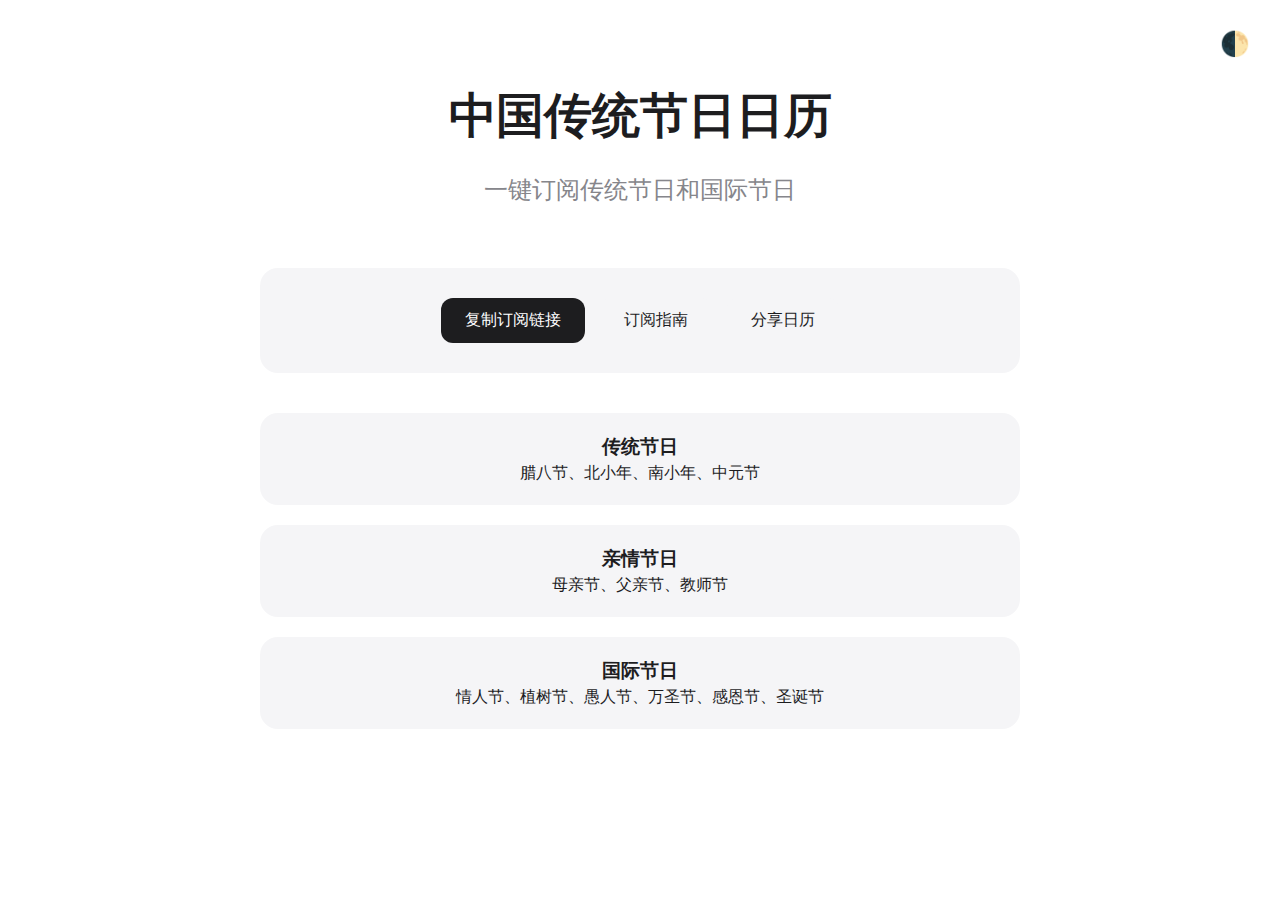
<file: index.html>
<!DOCTYPE html>
<html lang="zh">
<head>
    <meta charset="UTF-8">
    <meta name="viewport" content="width=device-width, initial-scale=1.0">
    <title>中国传统节日日历订阅</title>
    <link rel="stylesheet" href="css/style.css">
</head>
<body>
    <button class="theme-switch" onclick="toggleTheme()">🌓</button>

    <main class="container">
        <h1>中国传统节日日历</h1>
        <p class="subtitle">一键订阅传统节日和国际节日</p>

        <div class="card">
            <div class="button-group">
                <button class="btn btn-primary" onclick="copySubscriptionLink()">复制订阅链接</button>
                <button class="btn btn-secondary" onclick="showGuide()">订阅指南</button>
                <button class="btn btn-secondary" onclick="shareCalendar()">分享日历</button>
            </div>
        </div>

        <div class="festivals">
            <div class="festival-card" onclick="toggleCard(this)">
                <h3>传统节日</h3>
                <p>腊八节、北小年、南小年、中元节</p>
            </div>
            <div class="festival-card" onclick="toggleCard(this)">
                <h3>亲情节日</h3>
                <p>母亲节、父亲节、教师节</p>
            </div>
            <div class="festival-card" onclick="toggleCard(this)">
                <h3>国际节日</h3>
                <p>情人节、植树节、愚人节、万圣节、感恩节、圣诞节</p>
            </div>
        </div>
    </main>

    <div id="guideModal" class="modal" onclick="closeModal(event)">
        <div class="modal-content">
            <button class="modal-close" onclick="closeGuide()">×</button>
            <h2>如何订阅日历</h2>
            <div style="margin-top: 20px; text-align: left;">
                <h3>iOS/macOS</h3>
                <p>1. 复制订阅链接</p>
                <p>2. 打开"日历"应用</p>
                <p>3. 点击"文件" > "新建日历订阅"</p>
                <p>4. 粘贴链接并点击订阅</p>
                
                <h3 style="margin-top: 20px;">Android</h3>
                <p>1. 复制订阅链接</p>
                <p>2. 打开 Google 日历</p>
                <p>3. 点击设置 > 添加日历 > 从URL添加</p>
                <p>4. 粘贴链接并保存</p>
            </div>
        </div>
    </div>

    <div id="toast" class="toast"></div>

    <script>
        const subscriptionUrl = 'webcal://example.com/calendar/festivals.ics';
        const toast = document.getElementById('toast');
        const modal = document.getElementById('guideModal');
        
        function showToast(message, duration = 2000) {
            toast.textContent = message;
            toast.classList.add('show');
            setTimeout(() => toast.classList.remove('show'), duration);
        }

        function copySubscriptionLink() {
            navigator.clipboard.writeText(subscriptionUrl)
                .then(() => showToast('订阅链接已复制到剪贴板'))
                .catch(() => showToast('复制失败，请重试'));
        }

        function toggleTheme() {
            document.body.setAttribute('data-theme', 
                document.body.getAttribute('data-theme') === 'dark' ? 'light' : 'dark'
            );
        }

        function showGuide() {
            modal.style.display = 'flex';
        }

        function closeGuide() {
            modal.style.display = 'none';
        }

        function closeModal(event) {
            if (event.target === modal) {
                closeGuide();
            }
        }

        function toggleCard(card) {
            card.classList.toggle('expanded');
        }

        function shareCalendar() {
            if (navigator.share) {
                navigator.share({
                    title: '中国传统节日日历订阅',
                    text: '订阅这个日历来获取中国传统节日和国际节日的提醒！',
                    url: window.location.href
                })
                .then(() => showToast('分享成功！'))
                .catch(console.error);
            } else {
                copySubscriptionLink();
            }
        }
    </script>
</body>
</html>
</file>
<file: css/style.css>
:root {
    --bg-color: #ffffff;
    --text-color: #1d1d1f;
    --secondary-text: #86868b;
    --card-bg: #f5f5f7;
    --card-shadow: rgba(0, 0, 0, 0.04);
    --transition: all 0.3s ease;
}

[data-theme="dark"] {
    --bg-color: #000000;
    --text-color: #f5f5f7;
    --secondary-text: #a1a1a6;
    --card-bg: #1c1c1e;
    --card-shadow: rgba(255, 255, 255, 0.04);
}

* {
    margin: 0;
    padding: 0;
    box-sizing: border-box;
}

body {
    font-family: -apple-system, BlinkMacSystemFont, "SF Pro Text", sans-serif;
    line-height: 1.5;
    color: var(--text-color);
    background-color: var(--bg-color);
    min-height: 100vh;
    transition: var(--transition);
}

.container {
    max-width: 800px;
    margin: 0 auto;
    padding: 80px 20px;
    text-align: center;
}

.theme-switch {
    position: fixed;
    top: 20px;
    right: 20px;
    z-index: 100;
    background: none;
    border: none;
    color: var(--text-color);
    cursor: pointer;
    font-size: 24px;
    padding: 10px;
    border-radius: 50%;
    transition: var(--transition);
}

.theme-switch:hover {
    background-color: var(--card-bg);
}

h1 {
    font-size: clamp(32px, 5vw, 48px);
    font-weight: 600;
    margin-bottom: 20px;
    letter-spacing: -0.003em;
}

.subtitle {
    font-size: clamp(18px, 3vw, 24px);
    color: var(--secondary-text);
    margin-bottom: 60px;
}

/* 卡片样式 */
.card {
    background: var(--card-bg);
    border-radius: 18px;
    padding: 30px;
    margin-bottom: 40px;
    transition: var(--transition);
}

.card:hover {
    transform: translateY(-2px);
}

/* 按钮组 */
.button-group {
    display: flex;
    gap: 15px;
    justify-content: center;
    flex-wrap: wrap;
}

.btn {
    padding: 12px 24px;
    border-radius: 12px;
    border: none;
    font-size: 16px;
    cursor: pointer;
    transition: var(--transition);
}

.btn-primary {
    background: var(--text-color);
    color: var(--bg-color);
}

.btn-secondary {
    background: var(--card-bg);
    color: var(--text-color);
}

/* 节日卡片 */
.festival-card {
    background: var(--card-bg);
    border-radius: 18px;
    padding: 20px;
    margin-bottom: 20px;
    cursor: pointer;
    transition: var(--transition);
}

.festival-card:hover {
    transform: translateY(-2px);
}

/* 模态框 */
.modal {
    position: fixed;
    inset: 0;
    background: rgba(0, 0, 0, 0.5);
    display: none;
    justify-content: center;
    align-items: center;
    z-index: 1000;
}

.modal-content {
    background: var(--bg-color);
    padding: 30px;
    border-radius: 20px;
    max-width: 500px;
    width: 90%;
    position: relative;
}

.modal-close {
    position: absolute;
    top: 20px;
    right: 20px;
    background: none;
    border: none;
    font-size: 24px;
    cursor: pointer;
    color: var(--text-color);
}

/* 提示框 */
.toast {
    position: fixed;
    top: 20px;
    left: 50%;
    transform: translateX(-50%);
    background: rgba(0, 0, 0, 0.8);
    color: #fff;
    padding: 10px 20px;
    border-radius: 8px;
    font-size: 14px;
    opacity: 0;
    transition: var(--transition);
}

.toast.show {
    opacity: 1;
}

@media (max-width: 768px) {
    .button-group {
        flex-direction: column;
    }
}
</file>
